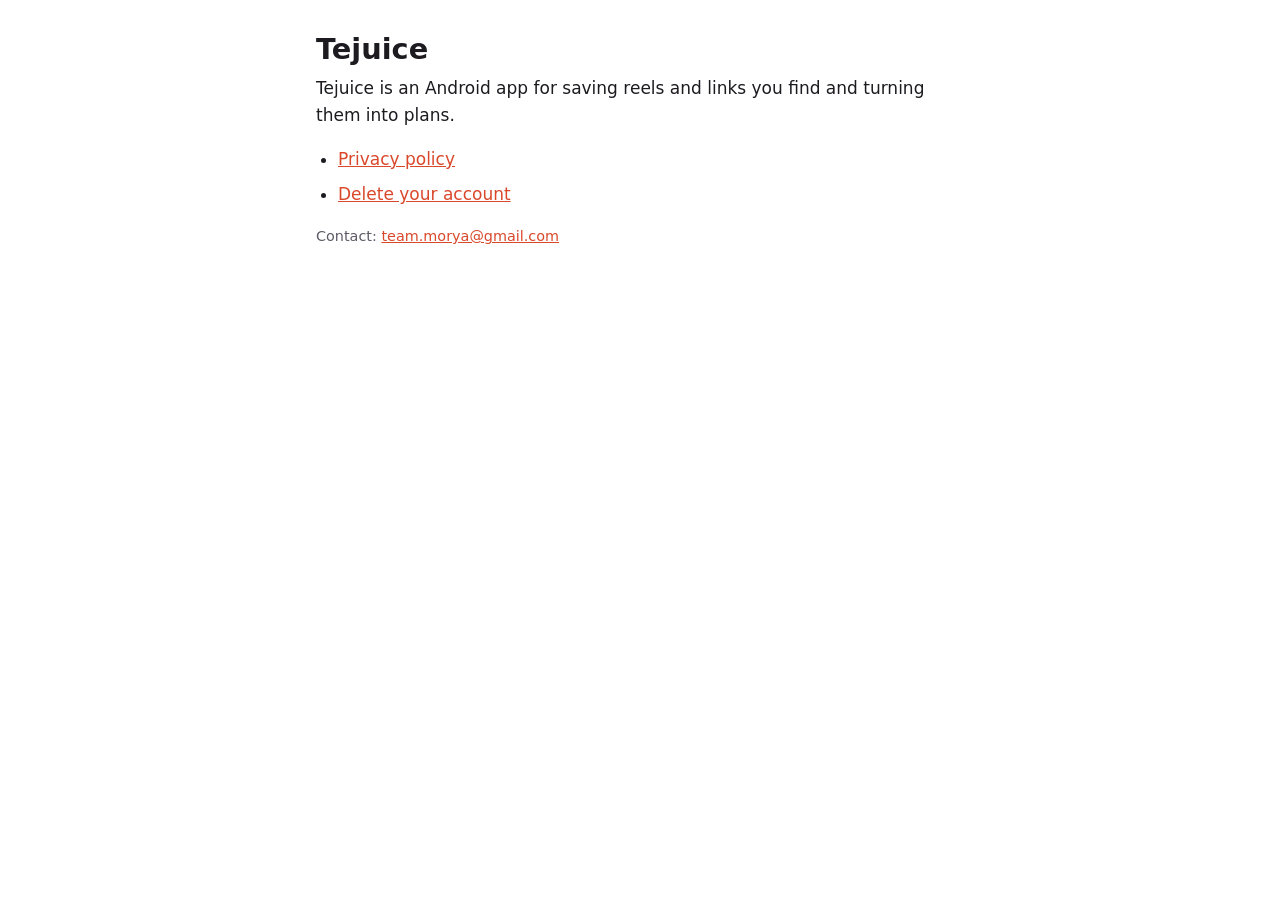
<file: index.html>
<!doctype html>
<html lang="en">
<head>
<meta charset="utf-8">
<meta name="viewport" content="width=device-width, initial-scale=1">
<title>Tejuice</title>
<link rel="stylesheet" href="style.css">
</head>
<body>
<main>
  <h1>Tejuice</h1>
  <p>Tejuice is an Android app for saving reels and links you find and turning them into plans.</p>
  <ul>
    <li><a href="privacy.html">Privacy policy</a></li>
    <li><a href="delete-account.html">Delete your account</a></li>
  </ul>
  <p class="muted">Contact: <a href="mailto:team.morya@gmail.com">team.morya@gmail.com</a></p>
</main>
</body>
</html>
</file>
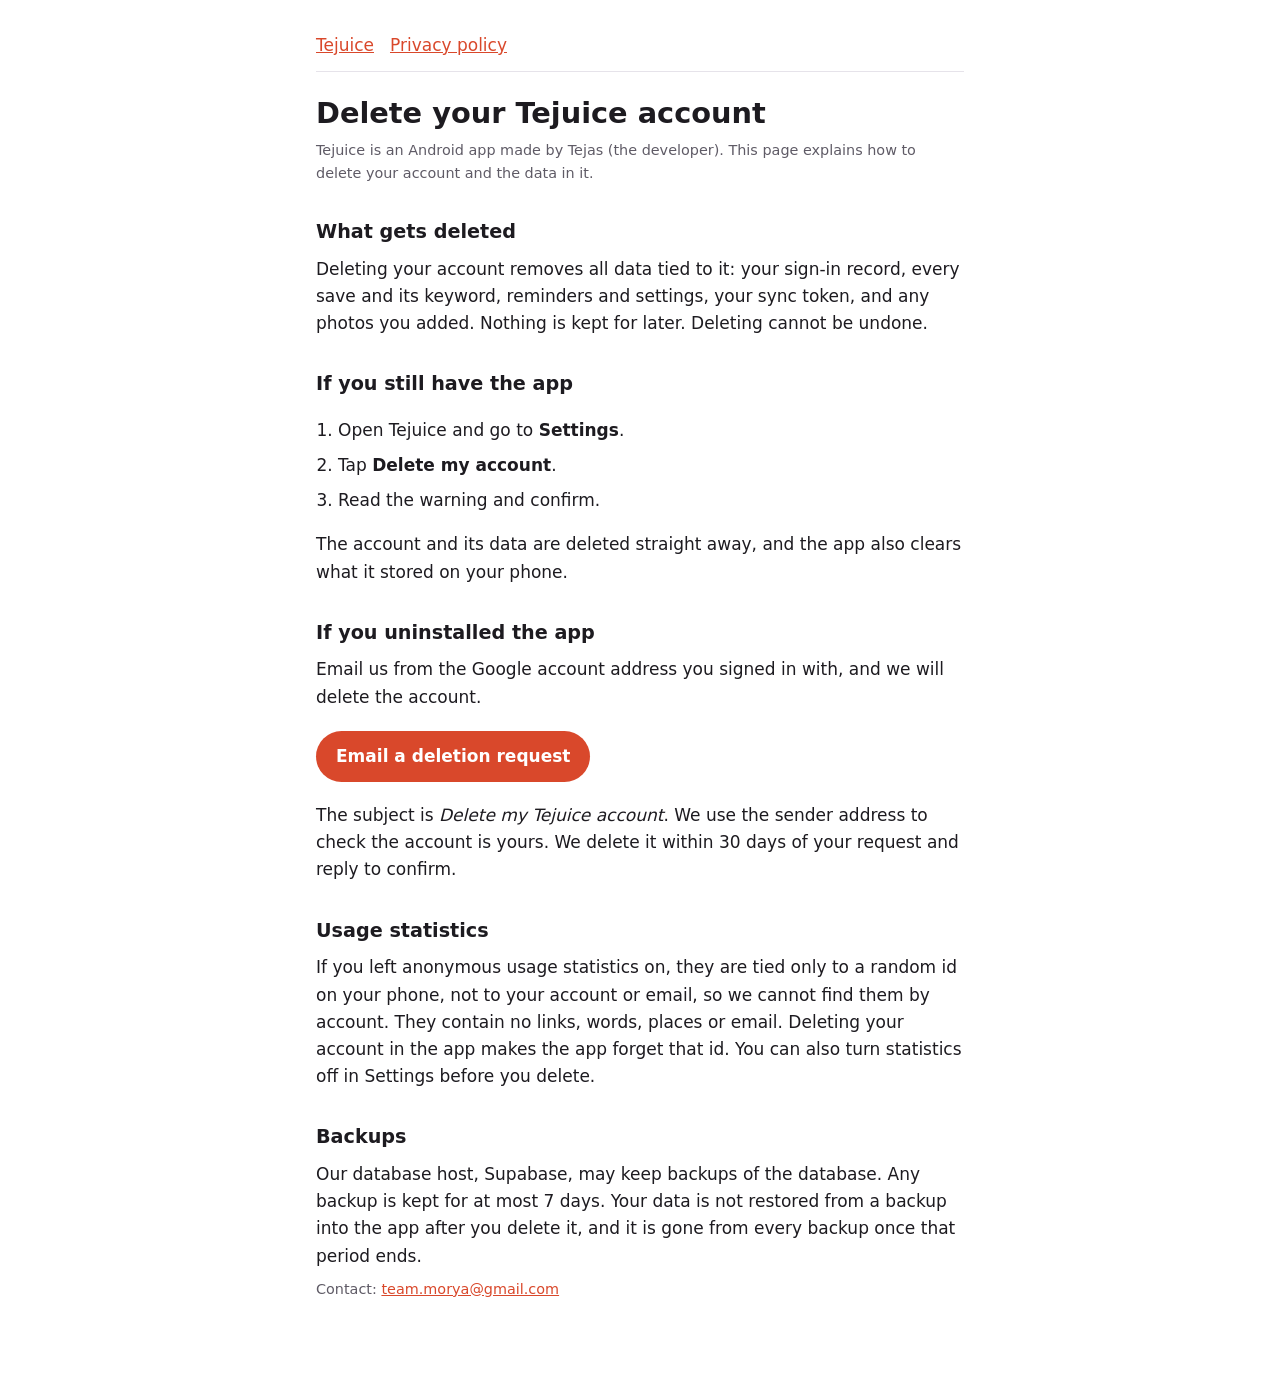
<file: delete-account.html>
<!doctype html>
<html lang="en">
<head>
<meta charset="utf-8">
<meta name="viewport" content="width=device-width, initial-scale=1">
<title>Delete your Tejuice account</title>
<link rel="stylesheet" href="style.css">
</head>
<body>
<main>
  <nav><a href="index.html">Tejuice</a><a href="privacy.html">Privacy policy</a></nav>
  <h1>Delete your Tejuice account</h1>
  <p class="muted">Tejuice is an Android app made by Tejas (the developer). This page explains how to delete your account and the data in it.</p>

  <h2>What gets deleted</h2>
  <p>Deleting your account removes all data tied to it: your sign-in record, every save and its keyword, reminders and settings, your sync token, and any photos you added. Nothing is kept for later. Deleting cannot be undone.</p>

  <h2>If you still have the app</h2>
  <ol>
    <li>Open Tejuice and go to <strong>Settings</strong>.</li>
    <li>Tap <strong>Delete my account</strong>.</li>
    <li>Read the warning and confirm.</li>
  </ol>
  <p>The account and its data are deleted straight away, and the app also clears what it stored on your phone.</p>

  <h2>If you uninstalled the app</h2>
  <p>Email us from the Google account address you signed in with, and we will delete the account.</p>
  <a class="button" href="mailto:team.morya@gmail.com?subject=Delete%20my%20Tejuice%20account">Email a deletion request</a>
  <p>The subject is <em>Delete my Tejuice account</em>. We use the sender address to check the account is yours. We delete it within 30 days of your request and reply to confirm.</p>

  <h2>Usage statistics</h2>
  <p>If you left anonymous usage statistics on, they are tied only to a random id on your phone, not to your account or email, so we cannot find them by account. They contain no links, words, places or email. Deleting your account in the app makes the app forget that id. You can also turn statistics off in Settings before you delete.</p>

  <h2>Backups</h2>
  <p>Our database host, Supabase, may keep backups of the database. Any backup is kept for at most 7 days. Your data is not restored from a backup into the app after you delete it, and it is gone from every backup once that period ends.</p>

  <p class="muted">Contact: <a href="mailto:team.morya@gmail.com">team.morya@gmail.com</a></p>
</main>
</body>
</html>
</file>
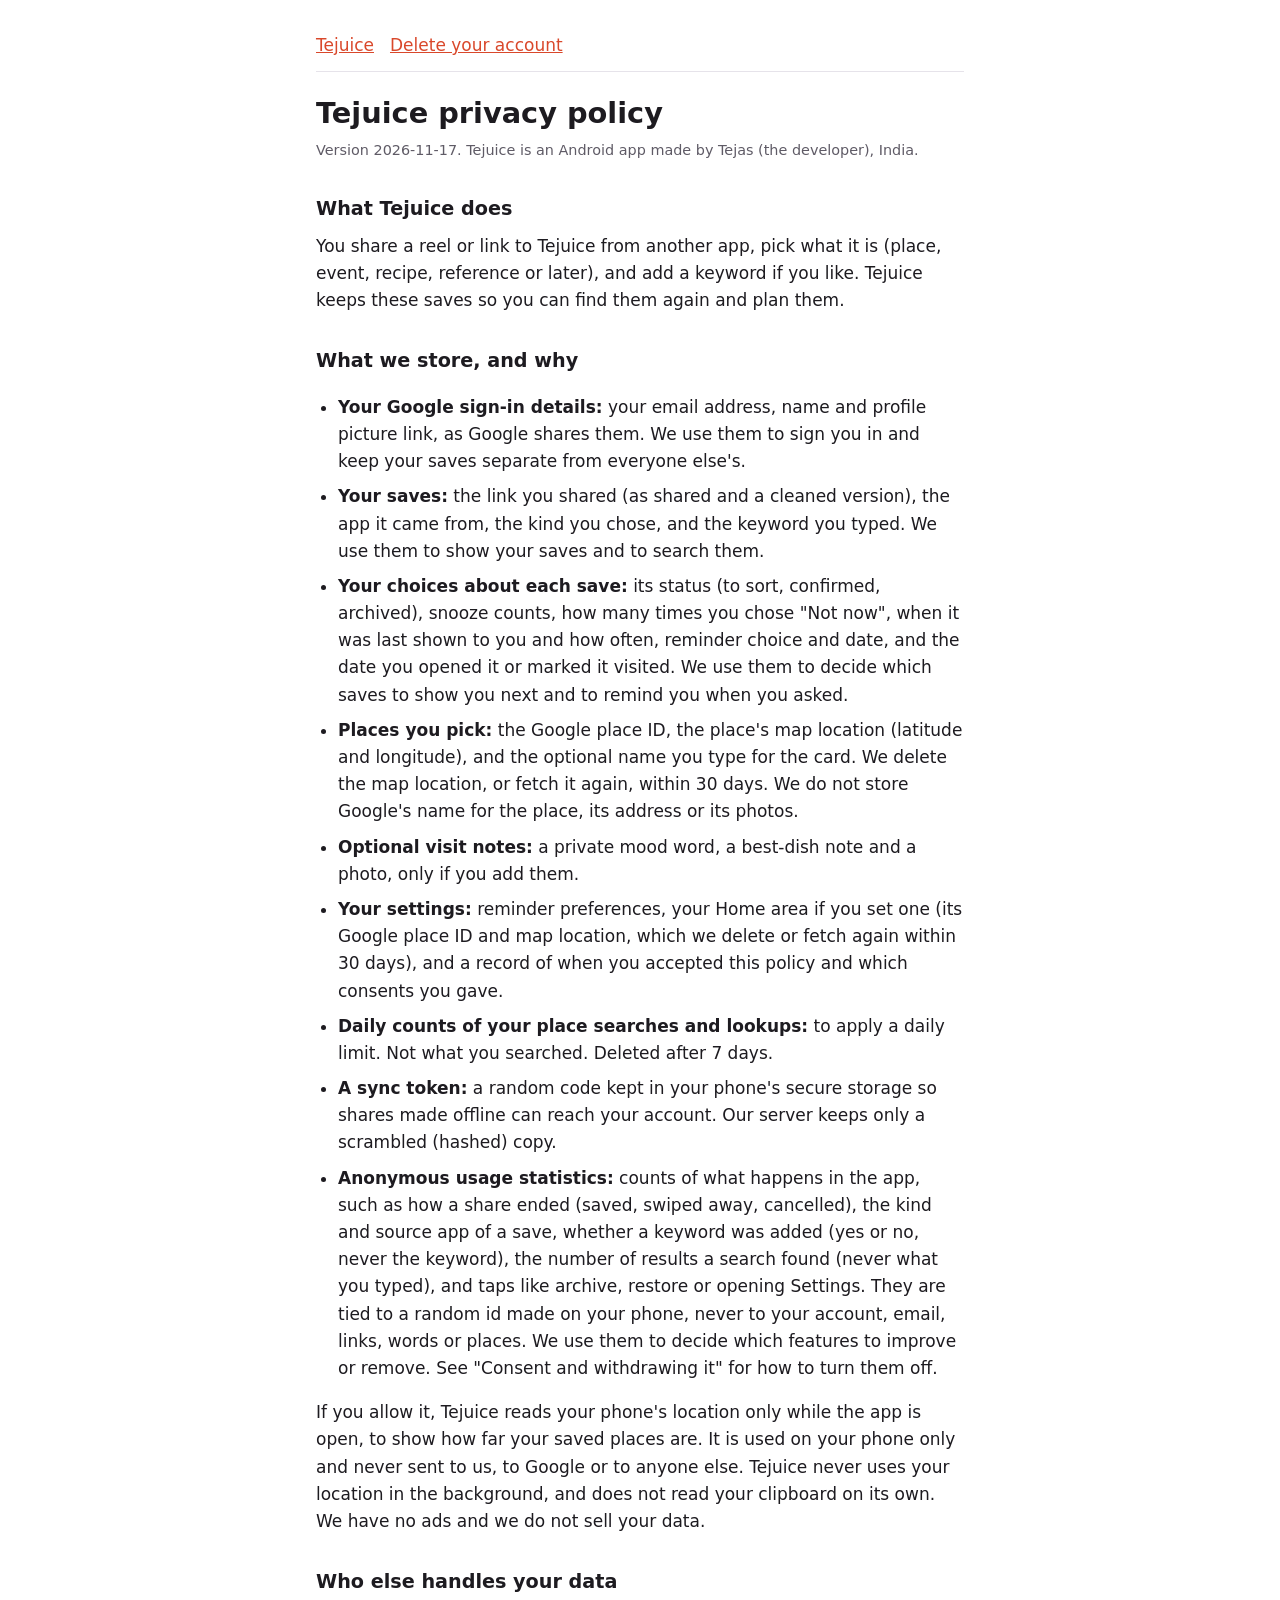
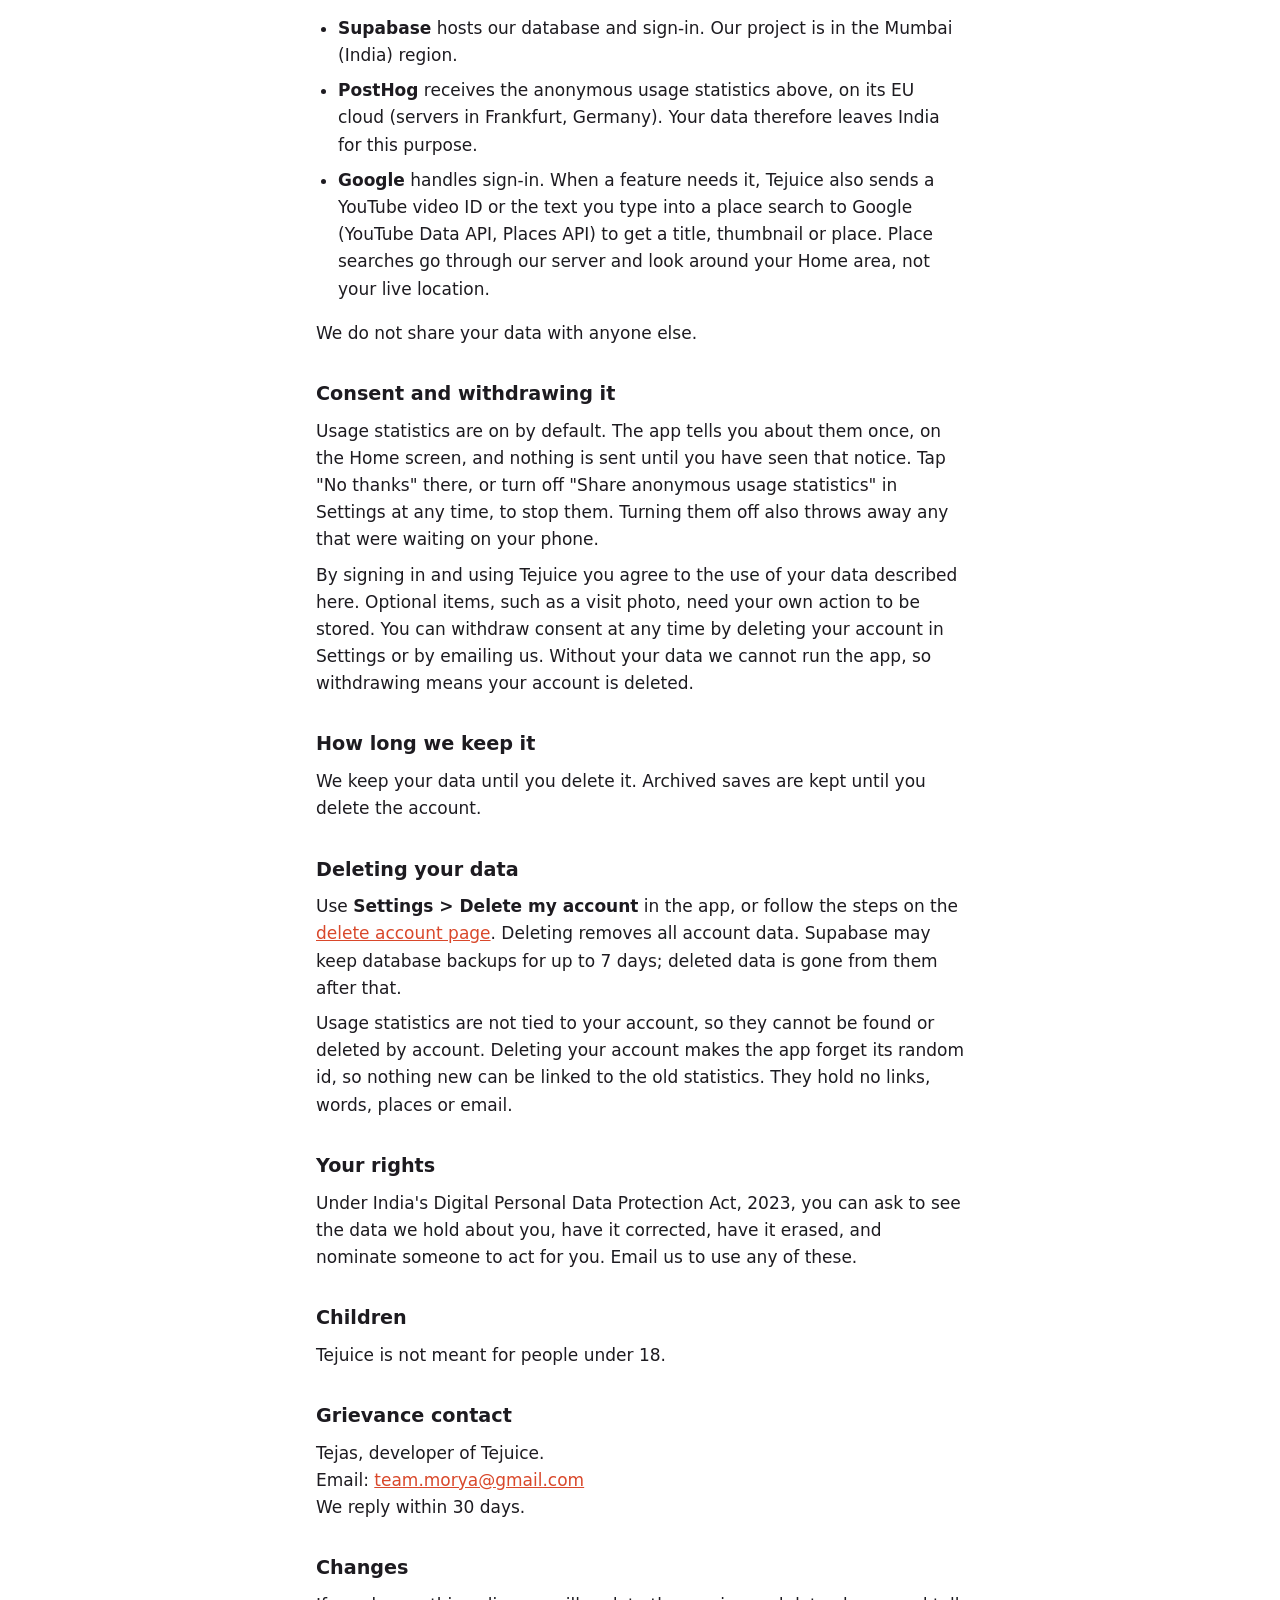
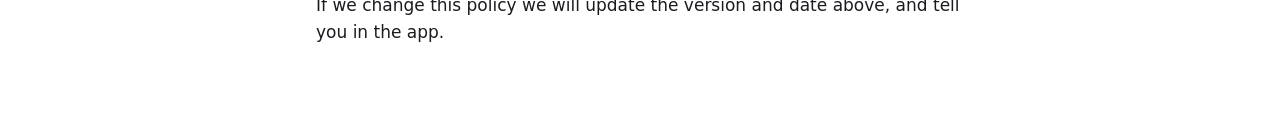
<file: privacy.html>
<!doctype html>
<html lang="en">
<head>
<meta charset="utf-8">
<meta name="viewport" content="width=device-width, initial-scale=1">
<title>Tejuice privacy policy</title>
<link rel="stylesheet" href="style.css">
</head>
<body>
<main>
  <nav><a href="index.html">Tejuice</a><a href="delete-account.html">Delete your account</a></nav>
  <h1>Tejuice privacy policy</h1>
  <p class="muted">Version 2026-11-17. Tejuice is an Android app made by Tejas (the developer), India.</p>

  <h2>What Tejuice does</h2>
  <p>You share a reel or link to Tejuice from another app, pick what it is (place, event, recipe, reference or later), and add a keyword if you like. Tejuice keeps these saves so you can find them again and plan them.</p>

  <h2>What we store, and why</h2>
  <ul>
    <li><strong>Your Google sign-in details:</strong> your email address, name and profile picture link, as Google shares them. We use them to sign you in and keep your saves separate from everyone else's.</li>
    <li><strong>Your saves:</strong> the link you shared (as shared and a cleaned version), the app it came from, the kind you chose, and the keyword you typed. We use them to show your saves and to search them.</li>
    <li><strong>Your choices about each save:</strong> its status (to sort, confirmed, archived), snooze counts, how many times you chose "Not now", when it was last shown to you and how often, reminder choice and date, and the date you opened it or marked it visited. We use them to decide which saves to show you next and to remind you when you asked.</li>
    <li><strong>Places you pick:</strong> the Google place ID, the place's map location (latitude and longitude), and the optional name you type for the card. We delete the map location, or fetch it again, within 30 days. We do not store Google's name for the place, its address or its photos.</li>
    <li><strong>Optional visit notes:</strong> a private mood word, a best-dish note and a photo, only if you add them.</li>
    <li><strong>Your settings:</strong> reminder preferences, your Home area if you set one (its Google place ID and map location, which we delete or fetch again within 30 days), and a record of when you accepted this policy and which consents you gave.</li>
    <li><strong>Daily counts of your place searches and lookups:</strong> to apply a daily limit. Not what you searched. Deleted after 7 days.</li>
    <li><strong>A sync token:</strong> a random code kept in your phone's secure storage so shares made offline can reach your account. Our server keeps only a scrambled (hashed) copy.</li>
    <li><strong>Anonymous usage statistics:</strong> counts of what happens in the app, such as how a share ended (saved, swiped away, cancelled), the kind and source app of a save, whether a keyword was added (yes or no, never the keyword), the number of results a search found (never what you typed), and taps like archive, restore or opening Settings. They are tied to a random id made on your phone, never to your account, email, links, words or places. We use them to decide which features to improve or remove. See "Consent and withdrawing it" for how to turn them off.</li>
  </ul>
  <p>If you allow it, Tejuice reads your phone's location only while the app is open, to show how far your saved places are. It is used on your phone only and never sent to us, to Google or to anyone else. Tejuice never uses your location in the background, and does not read your clipboard on its own. We have no ads and we do not sell your data.</p>

  <h2>Who else handles your data</h2>
  <ul>
    <li><strong>Supabase</strong> hosts our database and sign-in. Our project is in the Mumbai (India) region.</li>
    <li><strong>PostHog</strong> receives the anonymous usage statistics above, on its EU cloud (servers in Frankfurt, Germany). Your data therefore leaves India for this purpose.</li>
    <li><strong>Google</strong> handles sign-in. When a feature needs it, Tejuice also sends a YouTube video ID or the text you type into a place search to Google (YouTube Data API, Places API) to get a title, thumbnail or place. Place searches go through our server and look around your Home area, not your live location.</li>
  </ul>
  <p>We do not share your data with anyone else.</p>

  <h2>Consent and withdrawing it</h2>
  <p>Usage statistics are on by default. The app tells you about them once, on the Home screen, and nothing is sent until you have seen that notice. Tap "No thanks" there, or turn off "Share anonymous usage statistics" in Settings at any time, to stop them. Turning them off also throws away any that were waiting on your phone.</p>
  <p>By signing in and using Tejuice you agree to the use of your data described here. Optional items, such as a visit photo, need your own action to be stored. You can withdraw consent at any time by deleting your account in Settings or by emailing us. Without your data we cannot run the app, so withdrawing means your account is deleted.</p>

  <h2>How long we keep it</h2>
  <p>We keep your data until you delete it. Archived saves are kept until you delete the account.</p>

  <h2>Deleting your data</h2>
  <p>Use <strong>Settings &gt; Delete my account</strong> in the app, or follow the steps on the <a href="delete-account.html">delete account page</a>. Deleting removes all account data. Supabase may keep database backups for up to 7 days; deleted data is gone from them after that.</p>
  <p>Usage statistics are not tied to your account, so they cannot be found or deleted by account. Deleting your account makes the app forget its random id, so nothing new can be linked to the old statistics. They hold no links, words, places or email.</p>

  <h2>Your rights</h2>
  <p>Under India's Digital Personal Data Protection Act, 2023, you can ask to see the data we hold about you, have it corrected, have it erased, and nominate someone to act for you. Email us to use any of these.</p>

  <h2>Children</h2>
  <p>Tejuice is not meant for people under 18.</p>

  <h2>Grievance contact</h2>
  <p>Tejas, developer of Tejuice.<br>Email: <a href="mailto:team.morya@gmail.com">team.morya@gmail.com</a><br>We reply within 30 days.</p>

  <h2>Changes</h2>
  <p>If we change this policy we will update the version and date above, and tell you in the app.</p>
</main>
</body>
</html>
</file>
<file: style.css>
:root { --bg: #ffffff; --text: #1d1b20; --muted: #5f5b66; --accent: #d9482b; --line: #e6e3ea; }
@media (prefers-color-scheme: dark) {
  :root { --bg: #14121a; --text: #f2eff7; --muted: #aaa4b5; --accent: #ff7a59; --line: #2c2936; }
}
* { box-sizing: border-box; }
body { margin: 0; background: var(--bg); color: var(--text); font: 17px/1.6 system-ui, -apple-system, "Segoe UI", Roboto, sans-serif; }
main { max-width: 680px; margin: 0 auto; padding: 32px 16px 64px; }
h1 { font-size: 1.8rem; line-height: 1.2; margin: 0 0 8px; }
h2 { font-size: 1.2rem; margin: 32px 0 8px; }
p, li { margin: 8px 0; }
ul, ol { padding-left: 22px; }
a { color: var(--accent); }
.muted { color: var(--muted); font-size: 0.9rem; }
nav { display: flex; gap: 16px; flex-wrap: wrap; margin-bottom: 24px; padding-bottom: 12px; border-bottom: 1px solid var(--line); }
.button { display: inline-block; margin: 12px 0; padding: 12px 20px; border-radius: 999px; background: var(--accent); color: #fff; text-decoration: none; font-weight: 600; }
</file>
